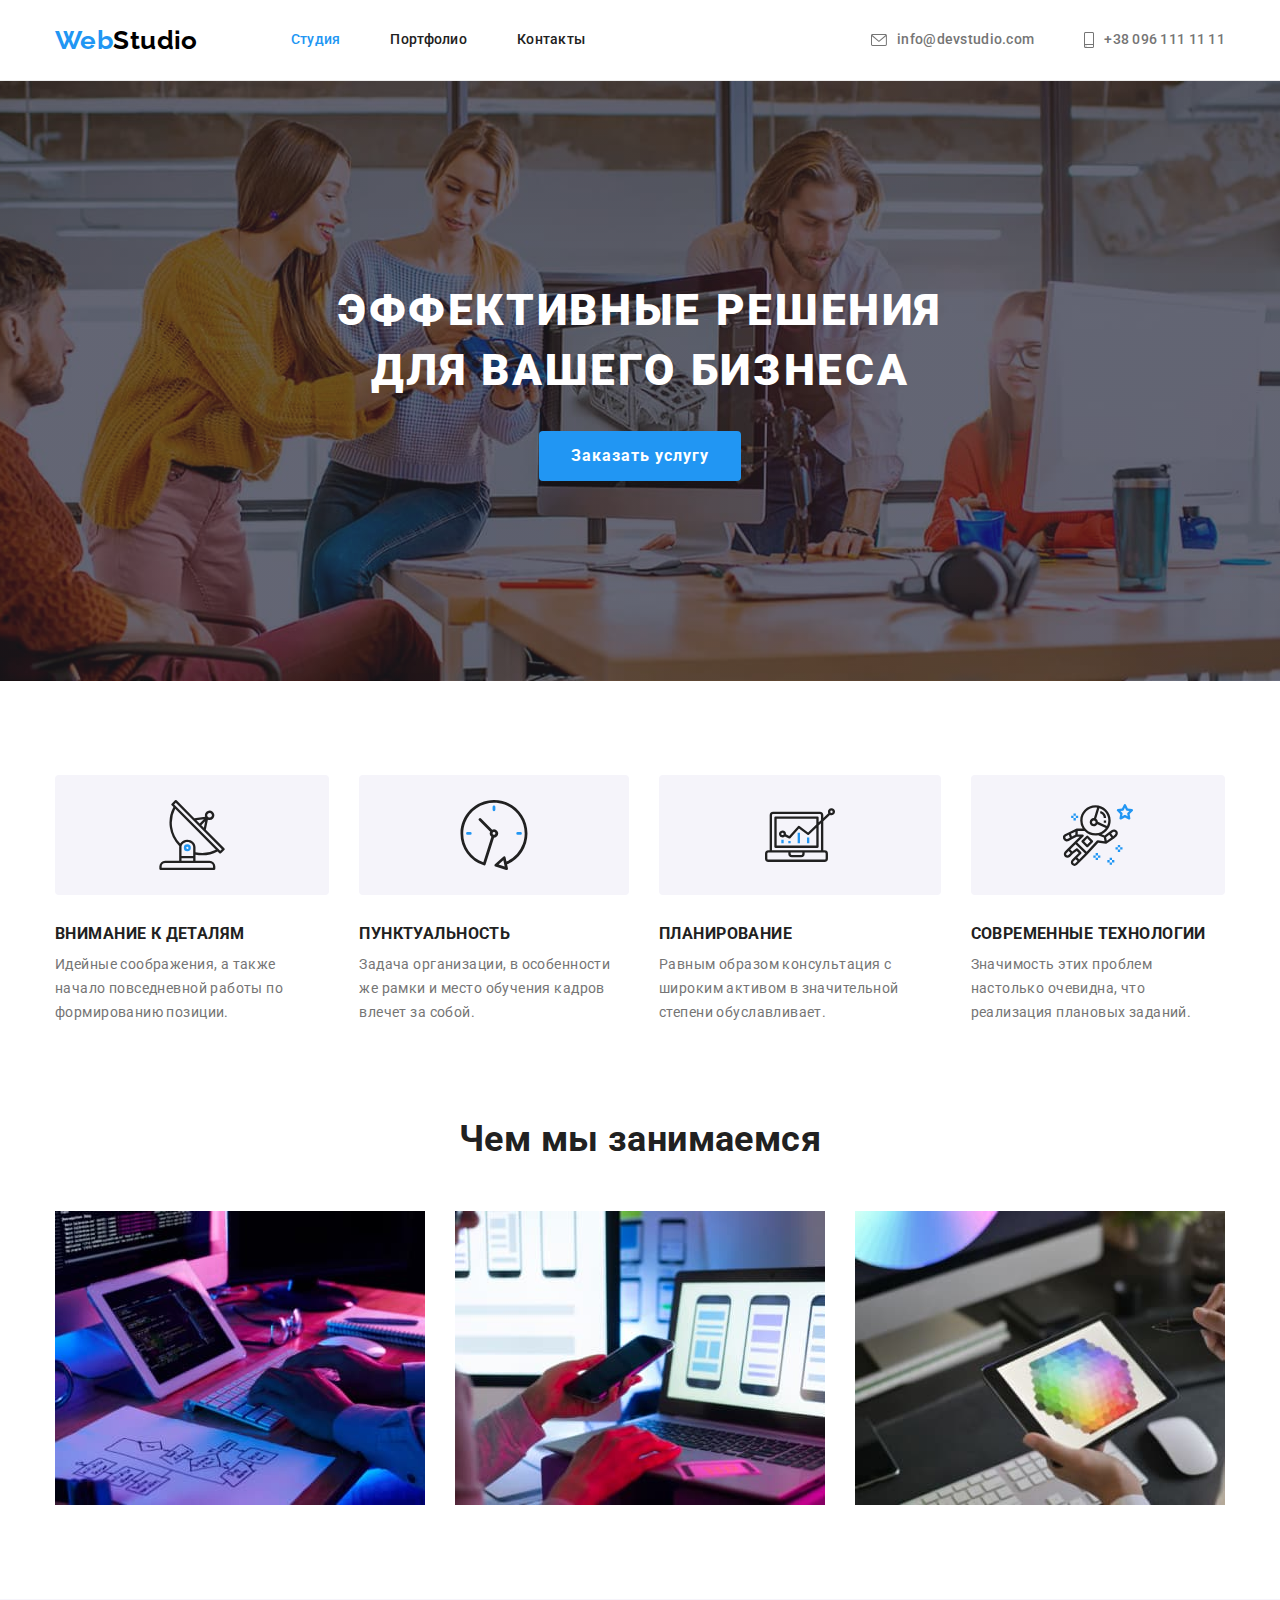
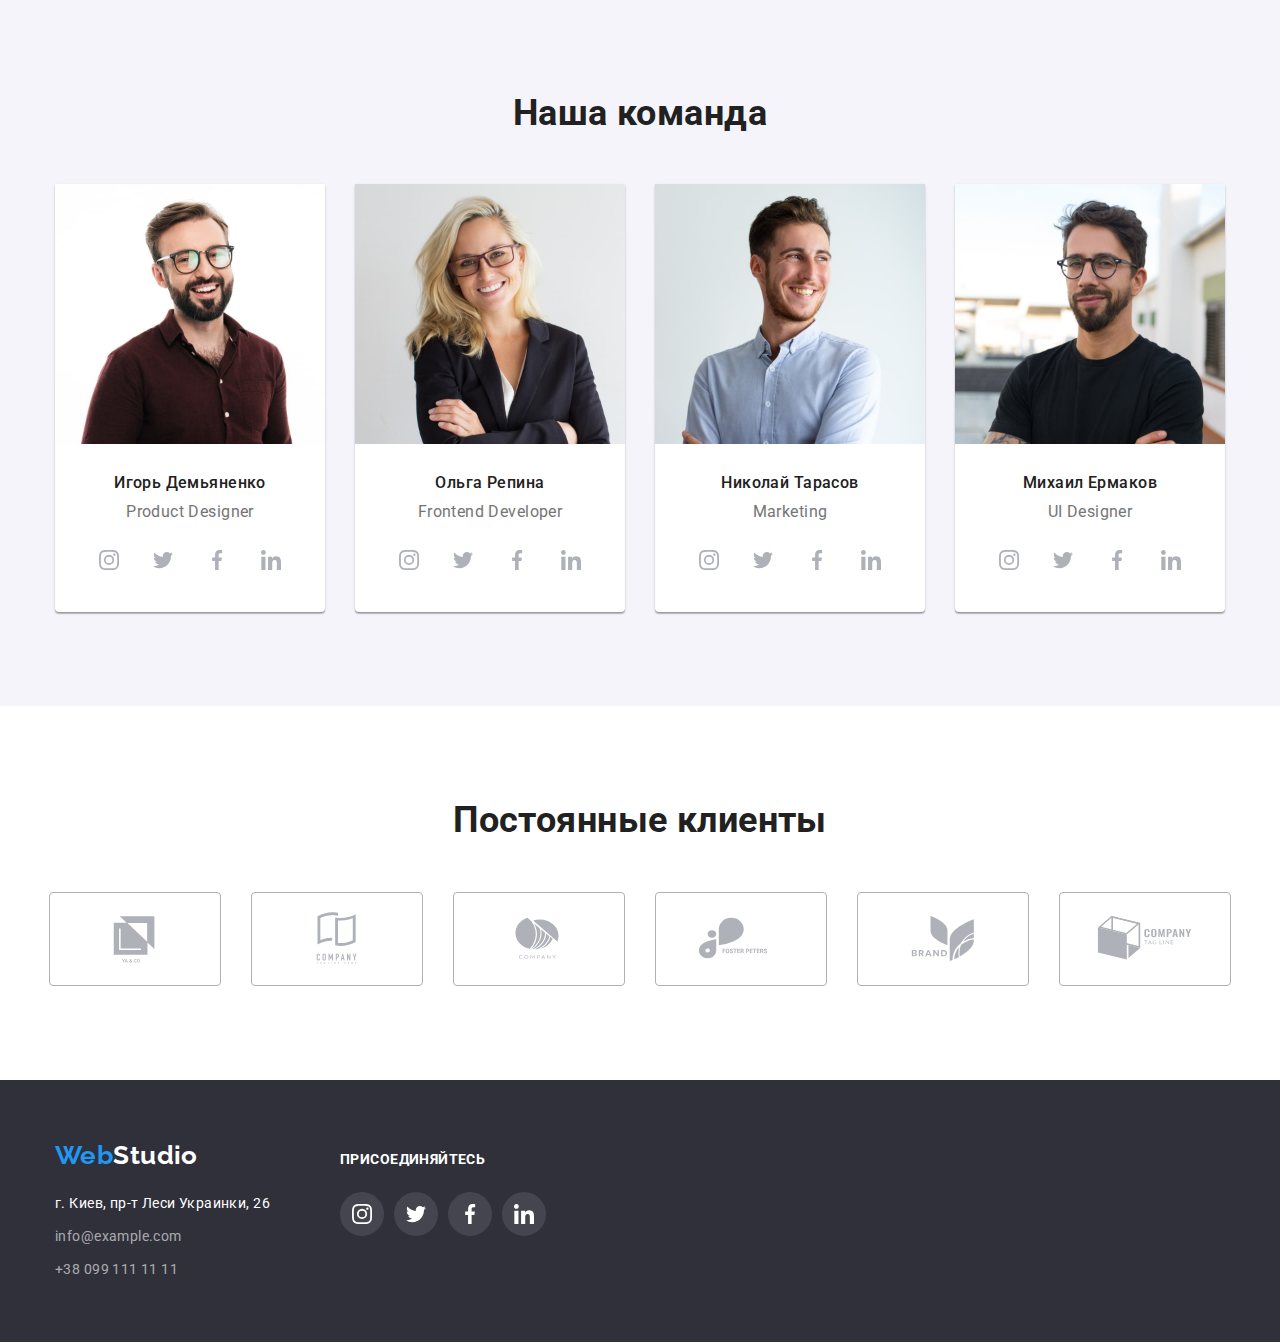
<file: index.html>
<!DOCTYPE html>
<html lang="ru">
<head>
    <meta charset="UTF-8">
    <meta http-equiv="X-UA-Compatible" content="IE=edge">
    <meta name="viewport" content="width=device-width, initial-scale=1.0">
    <title>Document</title>
    <link rel="preconnect" href="https://fonts.googleapis.com">
    <link rel="preconnect" href="https://fonts.gstatic.com" crossorigin>
    <link href="https://fonts.googleapis.com/css2?family=Raleway:wght@700&family=Roboto:wght@400;500;700;900&display=swap"
        rel="stylesheet">
        <link rel="stylesheet" href="https://cdnjs.cloudflare.com/ajax/libs/modern-normalize/1.1.0/modern-normalize.min.css">
    <link rel="stylesheet" href="./css/styles.css">
</head>
<body>
    <!--page header  -->
    <header class="page-header">
        <!-- page navigation -->
        <div class="container header-flex-box">
        <nav class="page-nav nav-flex-box">
            
        <a  href="/index.html" class="link site-logo">
            Web<span class="accent">Studio</span>
        </a>

        <ul class="site-nav">
            <li class="site-nav-item"><a href="./index.html" class="link site-nav-link current">Студия</a> </li>
            <li class="site-nav-item"><a href="./portfolio.html" class="link site-nav-link">Портфолио</a></li>
            <li class="site-nav-item"><a href="#" class="link site-nav-link">Контакты</a></li>
        </ul>
    
        </nav>
       
<!-- contacts -->
    
        <ul class="auth-nav">            
          
           <li class="auth-nav-item"><a href="mailto:info@devstudio.com" class="link auth-nav-link">
            <svg class="auth-nav-icon" width="16" height="12">
                <use href="./imges/icons.svg#icon-envelop"></use>
            </svg>
            info@devstudio.com </a></li>
      
       
           <li class="auth-nav-item"><a href="tel:+380961111111" class="link auth-nav-link">
            <svg class="auth-nav-icon" width="10" height="16">
                <use href="./imges/icons.svg#icon-smartphone"></use>
            </svg> 
            +38 096 111 11 11</a></li>
        </ul> 
        </div>
    </header>

   

<!-- main content -->
    <main>
        <!-- block hero -->
        
            <section class="hero">
                <div class="container">
                <h1 class="hero-title">Эффективные решения<br> для вашего бизнеса</h1>
                <button type="button" class="hero-button">Заказать услугу</button>
                 </div>
                </section>

            
        <!-- main aspects section-->
       
            <section class="section">
                <div class="container ">
                <h2 class="visually-hidden">Важные аспекты ведения бизнеса</h2>

                <ul class="aspects-list">
                  
                    <li class="aspects-list-item">
                        <div class="thumb">
                        <svg class="thumb-icon">
                            <use href="./imges/icons.svg#icon-antenna"  ></use> 
                        </svg>
                        </div>
                        <h3 class="text-title">Внимание к деталям</h3>
                        <p class="aspects-text">Идейные соображения, а также начало повседневной работы по формированию позиции.</p>
                    </li>

                    <li class="aspects-list-item">
                        <div class="thumb">
                            <svg class="thumb-icon">
                                <use href="./imges/icons.svg#icon-clock"></use>
                            </svg>
                        </div>
                        <h3 class="text-title">Пунктуальность</h3>
                        <p class="aspects-text">Задача организации, в особенности же рамки и место обучения кадров влечет за собой.</p>
                    </li>

                    <li class="aspects-list-item">
                        <div class="thumb">
                            <svg class="thumb-icon">
                                <use href="./imges/icons.svg#icon-diagram"></use>
                            </svg>
                        </div>
                        <h3 class="text-title">Планирование</h3>
                        <p class="aspects-text">Равным образом консультация с широким активом в значительной степени обуславливает.</p>
                    </li>


                    <li class="aspects-list-item">
                        <div class="thumb">
                            <svg class="thumb-icon">
                                <use href="./imges/icons.svg#icon-astronaut"></use>
                            </svg>
                        </div>
                        <h3 class="text-title">Современные технологии</h3>
                        <p class="aspects-text">Значимость этих проблем настолько очевидна, что реализация плановых заданий.</p>
                    </li>
                </ul>
                </div>
            </section>
            

<!-- what we do section -->
            
            <section class="our-work-section section">
                <div class="container ">
                <h2 class="section-title">Чем мы занимаемся</h2>
                <ul class="services">
                    <li class="services-list-item"><img src="./imges/img1.jpg" alt="человек печатает на клавиатуре" width="370" height="294"></li>
                    <li class="services-list-item"><img src="./imges/img2.jpg" alt="человек держить телефон перед ноутбуком" width="370" height="294"></li>
                    <li class="services-list-item"><img  src="./imges/img3.jpg" alt="человек делает рисунок на планшете" width="370" height="294"></li>
                </ul>
                </div>
            </section>
            

<!-- our team section -->
            
            <section class=" our-team-section section">
                <div class="container ">
                <h2 class="section-title team-section-title">Наша команда</h2>
                <ul class="team-flex">
                    <li class="team-list-item">
                        <img src="./imges/img2-1.jpg" class="flex-img" alt="фото улыбающегося молодого брюнета в очках с бородой" width="270" height="260">
                        <div class="team-list-text">
                        <h3 class="team-list-title">Игорь Демьяненко</h3>
                        <p class="team-list-profession">Product Designer</p>
                        <ul class="team-list-thumb">
                            <li class="team-thumb-item">
                                <a href="#" class="team-list-icon">
                                    <svg class="social-network-icon" width="20" height="20">
                                        <use href="./imges/icons.svg#icon-instagram"></use>
                                    </svg>
                                </a>
                            </li>
                            <li class="team-thumb-item">
                                <a href="#" class="team-list-icon">
                                    <svg class="social-network-icon" width="20" height="20">
                                        <use href="./imges/icons.svg#icon-twitter"></use>
                                    </svg>
                                </a>
                            </li>
                            <li class="team-thumb-item">
                                <a href="#" class="team-list-icon">
                                        <svg class="social-network-icon" width="20" height="20">
                                            <use href="./imges/icons.svg#icon-facebook"></use>
                                        </svg>
                                </a>
                            </li>
                            <li class="team-thumb-item">
                                <a href="#" class="team-list-icon">
                                    <svg class="social-network-icon" width="20" height="20">
                                        <use href="./imges/icons.svg#icon-linkedin"></use>
                                    </svg>
                                </a>
                            </li>
                           
                    </ul>
                        </div>

                    </li>
                    <li class="team-list-item">
                        <img src="./imges/img2-2.jpg" class="flex-img" alt="фото привлекательной молодой блондинки в очках" width="270" height="260">
                        <div class="team-list-text">
                        <h3 class="team-list-title">Ольга Репина</h3>
                        <p class="team-list-profession">Frontend Developer</p>
                        <ul class="team-list-thumb">
                            <li class="team-thumb-item">
                                <a href="#" class="team-list-icon">
                                    <svg class="social-network-icon" width="20" height="20">
                                        <use href="./imges/icons.svg#icon-instagram"></use>
                                    </svg>
                                </a>
                            </li>
                            <li class="team-thumb-item">
                                <a href="#" class="team-list-icon">
                                    <svg class="social-network-icon" width="20" height="20">
                                        <use href="./imges/icons.svg#icon-twitter"></use>
                                    </svg>
                                </a>
                            </li>
                            <li class="team-thumb-item">
                                <a href="#" class="team-list-icon">
                                    <svg class="social-network-icon" width="20" height="20">
                                        <use href="./imges/icons.svg#icon-facebook"></use>
                                    </svg>
                                </a>
                            </li>
                            <li class="team-thumb-item">
                                <a href="#" class="team-list-icon">
                                    <svg class="social-network-icon" width="20" height="20">
                                        <use href="./imges/icons.svg#icon-linkedin"></use>
                                    </svg>
                                </a>
                            </li>
                        
                        </ul>
                        </div>
                    </li>
                    <li class="team-list-item">
                        <img src="./imges/img2-3.jpg" class="flex-img" alt="фото улыбающегося темно-русого молодого мужчины" width="270" height="260">
                        <div class="team-list-text">
                        <h3 class="team-list-title">Николай Тарасов</h3>
                        <p class="team-list-profession">Marketing</p>
                        <ul class="team-list-thumb">
                            <li class="team-thumb-item">
                                <a href="#" class="team-list-icon">
                                    <svg class="social-network-icon" width="20" height="20">
                                        <use href="./imges/icons.svg#icon-instagram"></use>
                                    </svg>
                                </a>
                            </li>
                            <li class="team-thumb-item">
                                <a href="#" class="team-list-icon">
                                    <svg class="social-network-icon" width="20" height="20">
                                        <use href="./imges/icons.svg#icon-twitter"></use>
                                    </svg>
                                </a>
                            </li>
                            <li class="team-thumb-item">
                                <a href="#" class="team-list-icon">
                                        <svg class="social-network-icon" width="20" height="20">
                                            <use href="./imges/icons.svg#icon-facebook"></use>
                                        </svg>
                                </a>
                            </li>
                            <li class="team-thumb-item">
                                <a href="#" class="team-list-icon">
                                    <svg class="social-network-icon" width="20" height="20">
                                        <use href="./imges/icons.svg#icon-linkedin"></use>
                                    </svg>
                                </a>
                            </li>
                           
                    </ul>
                        </div>
                    </li>
                    <li class="team-list-item">
                        <img src="./imges/img2-4.jpg" class="flex-img" alt="фото ухмыляющегося молодого брюнета в очках с бородой" width="270" height="260">
                        <div class="team-list-text">
                        <h3 class="team-list-title">Михаил Ермаков</h3>
                        <p class="team-list-profession">UI Designer</p>
                    <ul class="team-list-thumb">
                        <li class="team-thumb-item">
                            <a href="#" class="team-list-icon">
                                <svg class="social-network-icon" width="20" height="20">
                                    <use href="./imges/icons.svg#icon-instagram"></use>
                                </svg>
                            </a>
                        </li>
                        <li class="team-thumb-item">
                            <a href="#" class="team-list-icon">
                                <svg class="social-network-icon" width="20" height="20">
                                    <use href="./imges/icons.svg#icon-twitter"></use>
                                </svg>
                            </a>
                        </li>
                        <li class="team-thumb-item">
                            <a href="#" class="team-list-icon">
                                <svg class="social-network-icon" width="20" height="20">
                                    <use href="./imges/icons.svg#icon-facebook"></use>
                                </svg>
                            </a>
                        </li>
                        <li class="team-thumb-item">
                            <a href="#" class="team-list-icon">
                                <svg class="social-network-icon" width="20" height="20">
                                    <use href="./imges/icons.svg#icon-linkedin"></use>
                                </svg>
                            </a>
                        </li>
                    
                    </ul>
                        </div>
                    </li>
                </ul>
                </div>
            </section>

          <!--regular customers section-->

          <section class="section">
              <div class="container">
                <h2 class="section-title"> Постоянные клиенты </h2>
                
                    <ul class="customers-section-list">
                        <li class="customers-list-item">
                            <a href="#" class="customers-link">
                                <svg class="customer-icon" width="106" height="60">
                                    <use href="./imges/icons.svg#icon-Logo1"></use>
                                </svg>
                            </a>
                        </li>
                        <li class="customers-list-item">
                            <a href="#" class="customers-link">
                                <svg class="customer-icon" width="106" height="60">
                                    <use href="./imges/icons.svg#icon-Logo2"></use>
                                </svg>
                            </a>
                        </li>
                        <li class="customers-list-item">
                            <a href="#" class="customers-link">
                                <svg class="customer-icon" width="106" height="60">
                                    <use href="./imges/icons.svg#icon-Logo3"></use>
                                </svg>
                            </a>
                        </li>
                        <li class="customers-list-item">
                            <a href="#" class="customers-link">
                                <svg class="customer-icon" width="106" height="60">
                                    <use href="./imges/icons.svg#icon-Logo4"></use>
                                </svg>
                            </a>
                        </li>
                        <li class="customers-list-item">
                            <a href="#" class="customers-link">
                                <svg class="customer-icon" width="106" height="60">
                                    <use href="./imges/icons.svg#icon-Logo5"></use>
                                </svg>
                            </a>
                        </li>
                        <li class="customers-list-item">
                            <a href="#" class="customers-link">
                                <svg class="customer-icon" width="106" height="60">
                                    <use href="./imges/icons.svg#icon-Logo6"></use>
                                </svg>
                            </a>
                        </li>
              
                </ul>
            </div>

          </section>
           
    </main>

    <!-- footer -->
    <footer class="page-footer">
        <div class="container footer-container">
            <div class="footer-thumb">
         <a href="/index.html" class=" link site-logo ">
         Web<span class="accent-footer">Studio</span>
         </a>

         <address class="address">   
         <ul class="footer-address-list">
             <li class="footer-list-item"><p class="footer-address">г. Киев, пр-т Леси Украинки, 26</p></li>
             <li class="footer-list-item"><a href="mailto:info@example.com" class="link address-list-item">info@example.com</a></li>
             <li class="footer-list-item"><a href="tel:+380991111111" class="link address-list-item">+38 099 111 11 11</a></li>
         </ul>
         </address>
        </div>


        <div class="footer-icons-block">
        <b class="icons-list-name">Присоединяйтесь</b>
      
         <ul class="footer-icons-list">
          
             <li class="icons-list-item">
                 <a href="" class="footer-icons-link">
                    <svg class="footer-icon" width="20" height="20">
                        <use href="./imges/icons.svg#icon-instagram"></use>
                    </svg>
                 </a>
                   
             </li>

             <li class="icons-list-item">
                <a href="" class="footer-icons-link">
                <svg class="footer-icon" width="20" height="20">
                    <use href="./imges/icons.svg#icon-twitter"></use>
                </svg>
                </a>
                
             </li>
             <li class="icons-list-item">
                <a href="" class="footer-icons-link">
                <svg class="footer-icon" width="20" height="20">
                    <use href="./imges/icons.svg#icon-facebook"></use>
                </svg>
                </a>
              
             </li>
             <li class="icons-list-item">
                <a href="" class="footer-icons-link">
                        <svg class="footer-icon" width="20" height="20">
                            <use href="./imges/icons.svg#icon-linkedin"></use>
                        </svg>
                </a>
            
             </li>
             
         </ul>
       
        </div>
        </div>
         </footer>
</body>
</html>
</file>
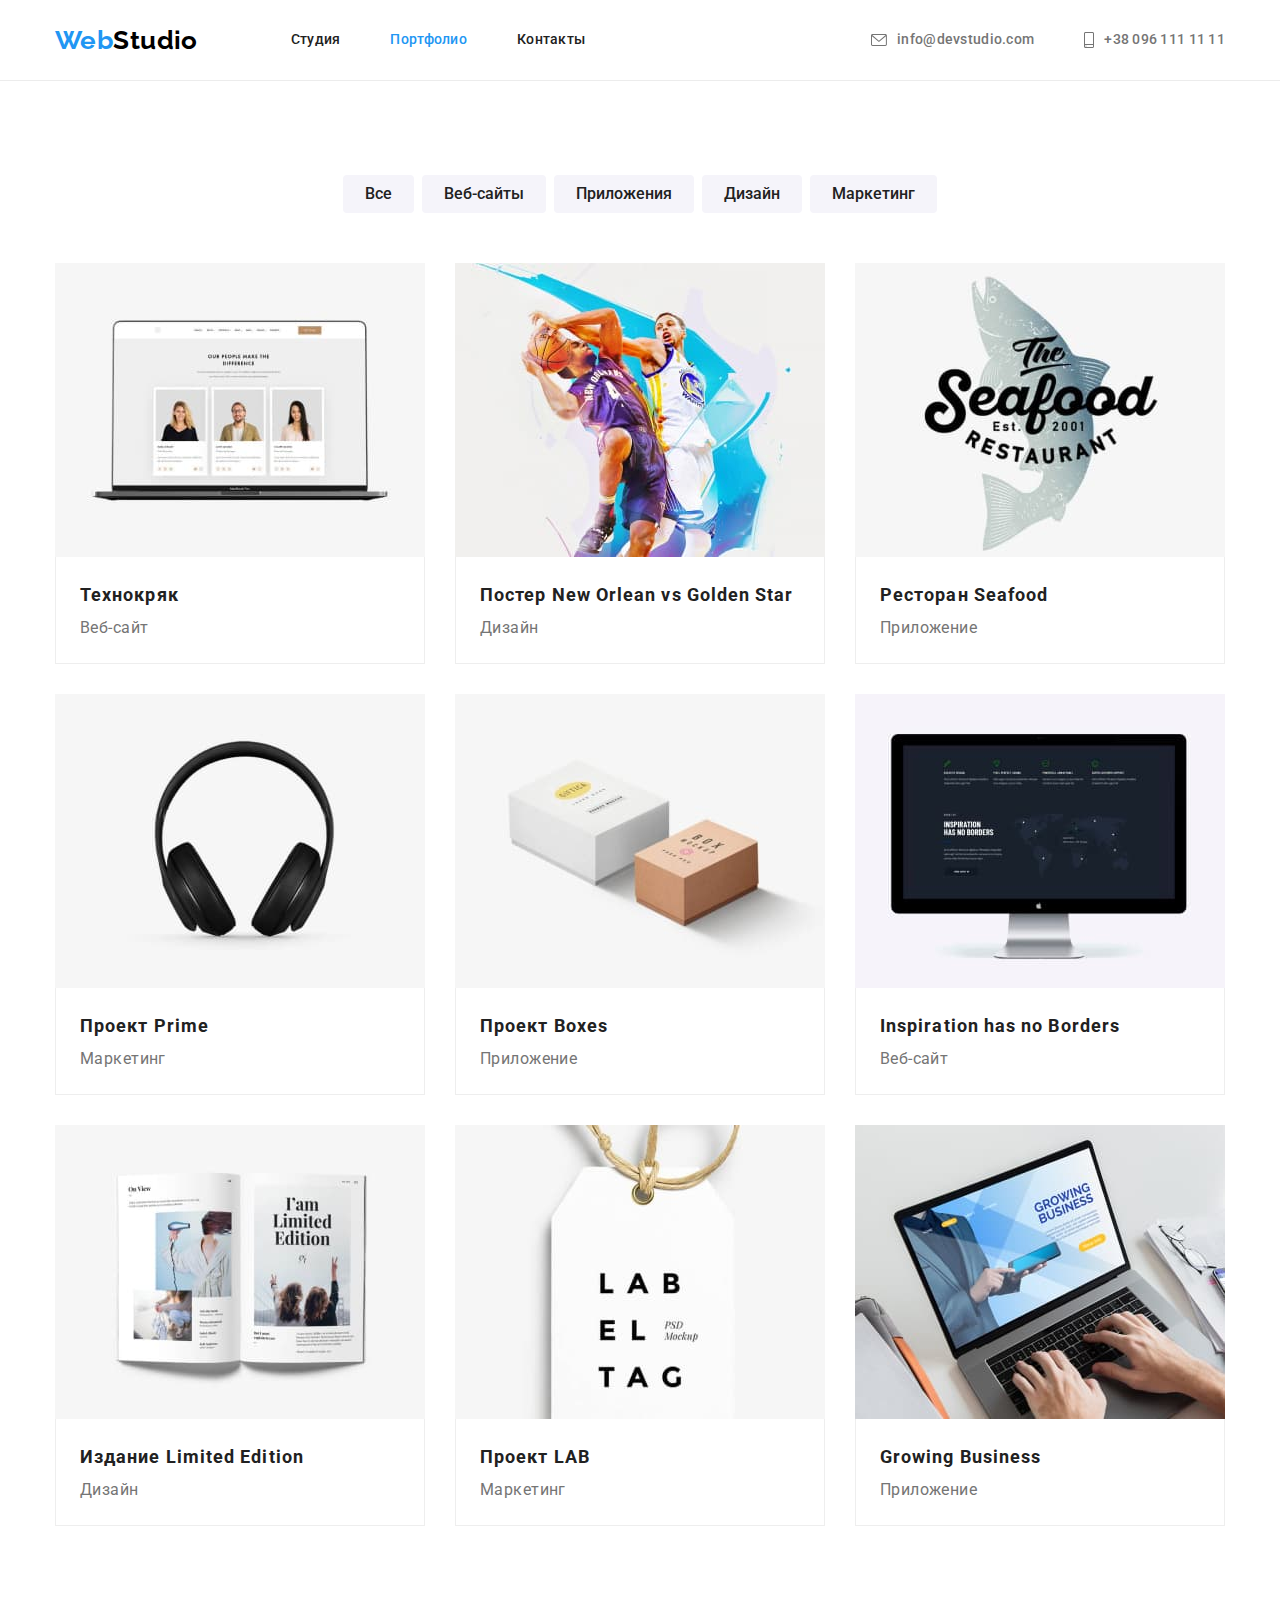
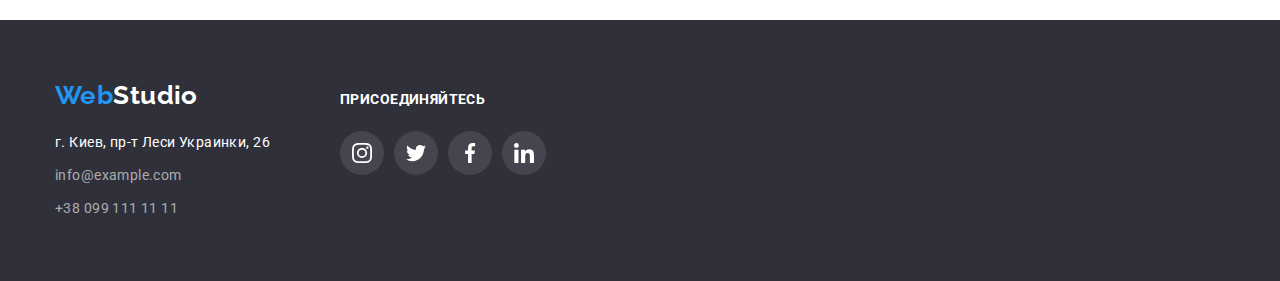
<file: portfolio.html>
<!DOCTYPE html>
<html lang="ru">
<head>
    <meta charset="UTF-8">
    <meta http-equiv="X-UA-Compatible" content="IE=edge">
    <meta name="viewport" content="width=device-width, initial-scale=1.0">
    <title>Document</title>
    <link rel="preconnect" href="https://fonts.googleapis.com">
    <link rel="preconnect" href="https://fonts.gstatic.com" crossorigin>
    <link href="https://fonts.googleapis.com/css2?family=Raleway:wght@700&family=Roboto:wght@400;500;700;900&display=swap"
        rel="stylesheet">
        <link rel="stylesheet" href="https://cdnjs.cloudflare.com/ajax/libs/modern-normalize/1.1.0/modern-normalize.min.css">
    <link rel="stylesheet" href="./css/styles.css">
</head>

<body>
    <!--page header  -->
    <header class="page-header">
        <!-- page navigation -->
        <div class="container  header-flex-box">
            <nav class="page-nav nav-flex-box">
    
                <a href="/index.html" class="link site-logo">
                    Web<span class="accent">Studio</span>
                </a>
    
                <ul class="site-nav">
                    <li class="site-nav-item"><a href="./index.html" class="link site-nav-link ">Студия</a> </li>
                    <li class="site-nav-item"><a href="./portfolio.html" class="link site-nav-link current">Портфолио</a></li>
                    <li class="site-nav-item"><a href="#" class="link site-nav-link">Контакты</a></li>
                </ul>
            </nav>
    
            <!-- contacts -->
    
            <ul class="auth-nav">
            
                <li class="auth-nav-item"><a href="mailto:info@devstudio.com" class="link auth-nav-link">
                        <svg class="auth-nav-icon" width="16" height="12">
                            <use href="./imges/icons.svg#icon-envelop"></use>
                        </svg>
                        info@devstudio.com </a></li>
            
            
                <li class="auth-nav-item"><a href="tel:+380961111111" class="link auth-nav-link">
                        <svg class="auth-nav-icon" width="10" height="16">
                            <use href="./imges/icons.svg#icon-smartphone"></use>
                        </svg>
                        +38 096 111 11 11</a></li>
            </ul>

        </div>
    </header>

    <main>
        <section class="section">
            <div class="container ">
            <h1 class="visually-hidden" >Портфолио</h1>
        <ul class="portfolio-flex-container">
           <li class="filter-item"><button type="button" class="filter-button">Все </button></li>
           <li class="filter-item"><button type="button" class="filter-button"> Веб-сайты </button></li>
           <li class="filter-item"><button type="button" class="filter-button"> Приложения </button></li>
           <li class="filter-item"><button type="button" class="filter-button"> Дизайн </button></li>
           <li class="filter-item"><button type="button" class="filter-button"> Маркетинг</button></li>
        </ul>
     
     

      
        <ul class="gallery-flex-container">
            <li class="gallery-item">
                <a href="" class="link gallery-link">
                    <img  src="./imges/img3-1.jpg" alt="фото страницы веб-сайта" width="370" height="294">
                    <div class="gallery-item-text">
                    <h2 class="gallery-title">Технокряк</h2>
                    <p class="gallery-description-text">Веб-сайт</p>
                    </div>
                </a>
              
            </li>
            <li class="gallery-item">
                <a href="" class="link gallery-link">
                <img  src="./imges/img3-2.jpg" alt="фото двух мужчин играющих в баскетбол" width="370" height="294">
                <div class="gallery-item-text">
                <h2 class="gallery-title">Постер New Orlean vs Golden Star</h2>
                <p class="gallery-description-text">Дизайн</p>
                </div>
                </a>
            </li>
            <li class="gallery-item">
                <a href="" class="link gallery-link">
                <img src="./imges/img3-3.jpg" alt="фото логотипа ресторана" width="370" height="294">
                <div class="gallery-item-text">
                <h2 class="gallery-title">Ресторан Seafood</h2>
                <p class="gallery-description-text">Приложение</p>
                </div>
                </a>
            </li>
            <li class="gallery-item">
                <a href="" class="link gallery-link">
                <img src="./imges/img3-4.jpg" alt="фото наушников" width="370" height="294">
                <div class="gallery-item-text">
                <h2 class="gallery-title">Проект Prime</h2>
                <p class="gallery-description-text">Маркетинг</p>
                </div>
                </a>
            </li>
            <li class="gallery-item">
                <a href="" class="link gallery-link">
                <img src="./imges/img3-5.jpg" alt="фото коробок" width="370" height="294">
                <div class="gallery-item-text">
                <h2 class="gallery-title">Проект Boxes</h2>
                <p class="gallery-description-text">Приложение</p>
                </div>
                </a>
            </li>
            <li class="gallery-item"> 
                <a href="" class="link gallery-link">
                <img src="./imges/img3-6.jpg" alt="фото монитора со станицей веб-сайта" width="370" height="294">
                <div class="gallery-item-text">
                <h2 class="gallery-title">Inspiration has no Borders</h2>
                <p class="gallery-description-text">Веб-сайт</p>
                </div>
                </a>
            </li>
            <li class="gallery-item"> 
                <a href="" class="link gallery-link">
                <img src="./imges/img3-7.jpg" alt="фото развернутого журнала" width="370" height="294">
                <div class="gallery-item-text">
                <h2 class="gallery-title">Издание Limited Edition</h2>
                <p class="gallery-description-text">Дизайн</p>
                </div>
                </a>
            </li>
            <li class="gallery-item"> 
                <a href="" class="link gallery-link">
                <img src="./imges/img3-8.jpg" alt="фото бумажного ярлыка с надписью" width="370" height="294">
                <div class="gallery-item-text">
                <h2 class="gallery-title">Проект LAB</h2>
                <p class="gallery-description-text">Маркетинг</p>
                </div>
                </a>
            </li>
            <li class="gallery-item"> 
                <a href="" class="link gallery-link">
                <img src="./imges/img3-9.jpg" alt="фото мужчины печатающего на наутбуке, с открытой веб-страницей" width="370" height="294">
                <div class="gallery-item-text">
                <h2 class="gallery-title">Growing Business</h2>
                <p class="gallery-description-text">Приложение</p>
                </div>
                </a>
            </li>
        </ul>
        </div>
  
        </section>
    </main>

<footer class="page-footer">
    <div class="container footer-container">
        <div class="footer-thumb">
            <a href="/index.html" class=" link site-logo ">
                Web<span class="accent-footer">Studio</span>
            </a>

            <address class="address">
                <ul class="footer-address-list">
                    <li class="footer-list-item">
                        <p class="footer-address">г. Киев, пр-т Леси Украинки, 26</p>
                    </li>
                    <li class="footer-list-item"><a href="mailto:info@example.com"
                            class="link address-list-item">info@example.com</a></li>
                    <li class="footer-list-item"><a href="tel:+380991111111" class="link address-list-item">+38 099 111
                            11 11</a></li>
                </ul>
            </address>
        </div>


        <div class="footer-icons-block">
            <b class="icons-list-name">Присоединяйтесь</b>

            <ul class="footer-icons-list">

                <li class="icons-list-item">
                    <a href="" class="footer-icons-link">
                        <svg class="footer-icon" width="20" height="20">
                            <use href="./imges/icons.svg#icon-instagram"></use>
                        </svg>
                    </a>

                </li>
                
                <li class="icons-list-item">
                    <a href="" class="footer-icons-link">
                        <svg class="footer-icon" width="20" height="20">
                            <use href="./imges/icons.svg#icon-twitter"></use>
                        </svg>
                    </a>

                </li>
                <li class="icons-list-item">
                    <a href="" class="footer-icons-link">
                        <svg class="footer-icon" width="20" height="20">
                            <use href="./imges/icons.svg#icon-facebook"></use>
                        </svg>
                    </a>

                </li>
                <li class="icons-list-item">
                    <a href="" class="footer-icons-link">
                        <svg class="footer-icon" width="20" height="20">
                            <use href="./imges/icons.svg#icon-linkedin"></use>
                        </svg>
                    </a>

                </li>

            </ul>

        </div>
    </div>
</footer>
  

</body>
</html>
</file>
<file: css/styles.css>
:root {
  --main-text-coor: #757575;
  --title-text-color: #212121;
  --accent-color: #2196f3;
  --main-background-colore: #ffffff;
  --secondary-background-colore: #f5f4fa;
  --footer-hero-background-color: #2f303a;
  --icons-color: #afb1b8;
}

body {
  background-color: var(--main-background-colore);
  color: var(--main-text-coor);
  font-family: 'Roboto', sans-serif;
  font-size: 14px;
  line-height: 1.71;
  letter-spacing: 0.03em;
}

h1,
h2,
h3,
p,
ul {
  margin-top: 0;
  margin-bottom: 0;
}

img {
  display: block;
  max-width: 100%;
  height: auto;
}

ul {
  list-style: none;
  margin: 0;
  padding: 0;
}

.link {
  text-decoration: none;
}

.container {
  width: 1200px;
  padding-right: 15px;
  padding-left: 15px;
  margin-left: auto;
  margin-right: auto;
}

.section {
  padding-top: 94px;
  padding-bottom: 94px;
}

/*page-nav */

.page-header {
  border-bottom: 1px solid #ececec;
}

.header-flex-box,
.nav-flex-box {
  display: flex;
  align-items: center;
}

.site-nav {
  display: flex;
  margin-left: 93px;
}

.site-nav-item + .site-nav-item {
  margin-left: 50px;
}

.site-logo {
  color: var(--accent-color);
  font-family: 'Raleway', sans-serif;
  font-weight: 700;
  font-size: 26px;
  line-height: 1.19;
}

.accent {
  color: #000000;
}

.site-nav-link {
  display: block;
  padding-top: 32px;
  padding-bottom: 32px;

  color: var(--title-text-color);
  font-weight: 500;
  line-height: 1.14;
  letter-spacing: 0.02em;
}

.site-nav-link:hover,
.site-nav-link:focus,
.current {
  color: var(--accent-color);
}

/*contacts*/

.auth-nav {
  display: flex;
  margin-left: auto;
}
.auth-nav-item:not(:last-child) {
  margin-right: 50px;
}

.auth-nav-link {
  display: flex;
  align-items: center;
  color: var(--main-text-coor);
  font-weight: 500;
  line-height: 1.14;
  letter-spacing: 0.02em;
}

.auth-nav-link:hover,
.auth-nav-link:focus {
  color: var(--accent-color);
}

.auth-nav-link:hover .auth-nav-icon,
.auth-nav-link:focus .auth-nav-icon {
  fill: var(--accent-color);
}

.auth-nav-icon {
  margin-right: 10px;
  fill: var(--main-text-coor);
}

/*hero section*/
.hero {
  text-align: center;
  background-color: var(--footer-hero-background-color);
  padding: 200px 0;
  max-width: 1600px;
  margin-left: auto;
  margin-right: auto;
  background-image: linear-gradient(to right, rgba(47, 48, 58, 0.4), rgba(47, 48, 58, 0.4)),
    url(../imges/Img4.jpg);

  background-position: center;
}

.hero-button {
  border: transparent;
  min-width: 200px;
  display: inline-block;
  border-radius: 4px;
  padding: 10px 32px;
  color: var(--main-background-colore);
  background-color: var(--accent-color);

  font-family: inherit;
  font-weight: 700;
  font-size: 16px;
  line-height: 1.87;
  letter-spacing: 0.06em;
}

.hero-button:hover,
.hero-button:focus {
  background-color: #188ce8;
}

.hero-button {
  cursor: pointer;
}

.hero-title {
  margin-bottom: 30px;
  color: var(--main-background-colore);

  font-weight: 900;
  font-size: 44px;
  line-height: 1.36;
  letter-spacing: 0.06em;
  text-transform: uppercase;
}

/*aspects section*/

.aspects-list {
  display: flex;
}

.aspects-list-item {
  margin-right: 30px;
}
.aspects-list-item:nth-child(4n) {
  margin-right: 0;
}

.thumb {
  display: flex;
  justify-content: center;
  background-color: #f5f4fa;
  border-radius: 4px;
  padding: 25px 0;
}

.thumb-icon {
  width: 70px;
  height: 70px;
}

.visually-hidden {
  position: absolute;
  clip: rect(0 0 0 0);
  width: 1px;
  height: 1px;
  margin: -1px;
}

.text-title {
  color: var(--title-text-color);
  font-weight: 700;
  line-height: 1.14;
  text-transform: uppercase;

  margin-bottom: 10px;
  margin-top: 30px;
}

.aspects-text {
  color: var(--main-text-coor);
}

/*our team, what we do section titles*/

.services {
  display: flex;
}

.team-flex {
  display: flex;
}

.section-title {
  margin-bottom: 50px;
  color: var(--title-text-color);
  font-weight: 700;
  font-size: 36px;
  line-height: 1.16;
  text-align: center;
}

.our-team-section {
  background-color: var(--secondary-background-colore);
}

.our-work-section {
  padding-top: 0;
}

.team-list-item {
  width: 270;
  margin-right: 30px;
  box-shadow: 0px 1px 3px rgba(0, 0, 0, 0.12), 0px 1px 1px rgba(0, 0, 0, 0.14),
    0px 2px 1px rgba(0, 0, 0, 0.2);
  border-radius: 0px 0px 4px 4px;
  background-color: var(--main-background-colore);
}

.team-list-item:nth-child(4n) {
  margin-right: 0;
}

.team-list-title {
  color: var(--title-text-color);
  font-weight: 500;
  font-size: 16px;
  line-height: 1.18;
  text-align: center;
  margin-bottom: 10px;
}

.team-list-profession {
  font-size: 16px;
  line-height: 1.18;
  text-align: center;
}

.team-list-text {
  padding-top: 30px;
  padding-bottom: 30px;
}

.team-list-thumb {
  display: flex;
  justify-content: center;
  margin-top: 16px;
}

.team-list-icon {
  display: flex;
  justify-content: center;
  align-items: center;
  width: 44px;
  height: 44px;
  background-color: var(--main-background-colore);
  border-radius: 50%;
}

.team-thumb-item:not(:last-child) {
  margin-right: 10px;
}

.social-network-icon {
  fill: var(--icons-color);
}

.team-list-icon:hover,
.team-list-icon:focus {
  background-color: var(--accent-color);
}

.team-list-icon:hover .social-network-icon,
.team-list-icon:focus .social-network-icon {
  fill: var(--main-background-colore);
}

.services-list-item {
  width: 370;
  margin-right: 30px;
}

.services-list-item:nth-child(3n) {
  margin-right: 0;
}

/* our customers section */

.customers-section-list {
  display: flex;
  justify-content: center;
}

.customers-link {
  border: 1px solid #afb1b8;
  border-radius: 4px;
  padding: 16px 32px;
  display: flex;
  align-items: center;
  justify-content: center;
}

.customers-list-item:not(:last-child) {
  margin-right: 30px;
}

.customer-icon {
  fill: var(--icons-color);
}

.customers-link:hover,
.customers-link:focus {
  border-color: var(--accent-color);
}

.customers-link:hover .customer-icon,
.customers-link:focus .customer-icon {
  fill: var(--accent-color);
}

/*footer address*/

.footer-container {
  display: flex;
  align-items: baseline;
}

.page-footer {
  background-color: var(--footer-hero-background-color);
  padding-top: 60px;
  padding-bottom: 60px;
}

.accent-footer {
  color: var(--main-background-colore);
}

.address {
  color: var(--main-background-colore);
  font-style: normal;
  margin-top: 20px;
}

.address-list-item {
  color: rgba(255, 255, 255, 0.6);
}

.address-list-item:hover,
.address-list-item:focus {
  color: var(--accent-color);
}

.footer-list-item {
  margin-bottom: 9px;
}

.footer-list-item:last-child {
  margin-bottom: 0;
}

.icons-list-name {
  color: var(--main-background-colore);
  text-transform: uppercase;
}

.footer-icons-list {
  display: flex;
  margin-top: 20px;
}

.footer-icons-block {
  margin-left: 70px;
}

.footer-icons-link {
  display: flex;
  justify-content: center;
  align-items: center;
  width: 44px;
  height: 44px;
  background-color: #ffffff1a;
  border-radius: 50%;
}

.icons-list-item:not(:last-child) {
  margin-right: 10px;
}

.footer-icon {
  fill: var(--main-background-colore);
}

.footer-icons-link:hover,
.footer-icons-link:focus {
  background-color: var(--accent-color);
}

/*portfolio page*/

.filter-button {
  font-family: inherit;
  color: var(--title-text-color);
  background-color: var(--secondary-background-colore);
  font-weight: 500;
  font-size: 16px;
  line-height: 1.62;
  border: transparent;
  border-radius: 4px;
  padding: 6px 22px;
}

.filter-button:hover,
.filter-button:focus {
  background-color: var(--accent-color);
  color: var(--main-background-colore);
  box-shadow: 0px 3px 1px rgba(0, 0, 0, 0.1), 0px 1px 2px rgba(0, 0, 0, 0.08),
    0px 2px 2px rgba(0, 0, 0, 0.12);
  border-radius: 4px;
}

.filter-button {
  cursor: pointer;
}

.gallery-title {
  color: var(--title-text-color);
  font-weight: 700;
  font-size: 18px;
  line-height: 2;
  letter-spacing: 0.06em;
}

.gallery-description-text {
  color: var(--main-text-coor);
  font-size: 16px;
  line-height: 1.87;
}

.gallery-flex-container {
  display: flex;
  flex-wrap: wrap;
}

.portfolio-flex-container {
  display: flex;
  margin-bottom: 50px;
  justify-content: center;
}

.filter-item:not(:last-child) {
  margin-right: 8px;
}

.gallery-item {
  flex-basis: calc((100% - 60px) / 3);
  margin-right: 30px;
  margin-bottom: 30px;
}

.gallery-item:nth-child(3n) {
  margin-right: 0;
}
.gallery-item:nth-last-child(-n + 3) {
  margin-bottom: 0;
}

.gallery-item-text {
  border-right: 1px solid #eeeeee;
  border-bottom: 1px solid #eeeeee;
  border-left: 1px solid #eeeeee;
  padding: 20px 24px;
}

.gallery-link {
  display: block;
}

.gallery-link:hover,
.gallery-link:focus {
  box-shadow: 0px 1px 1px rgba(0, 0, 0, 0.12), 0px 4px 4px rgba(0, 0, 0, 0.06),
    1px 4px 6px rgba(0, 0, 0, 0.16);
}
</file>
